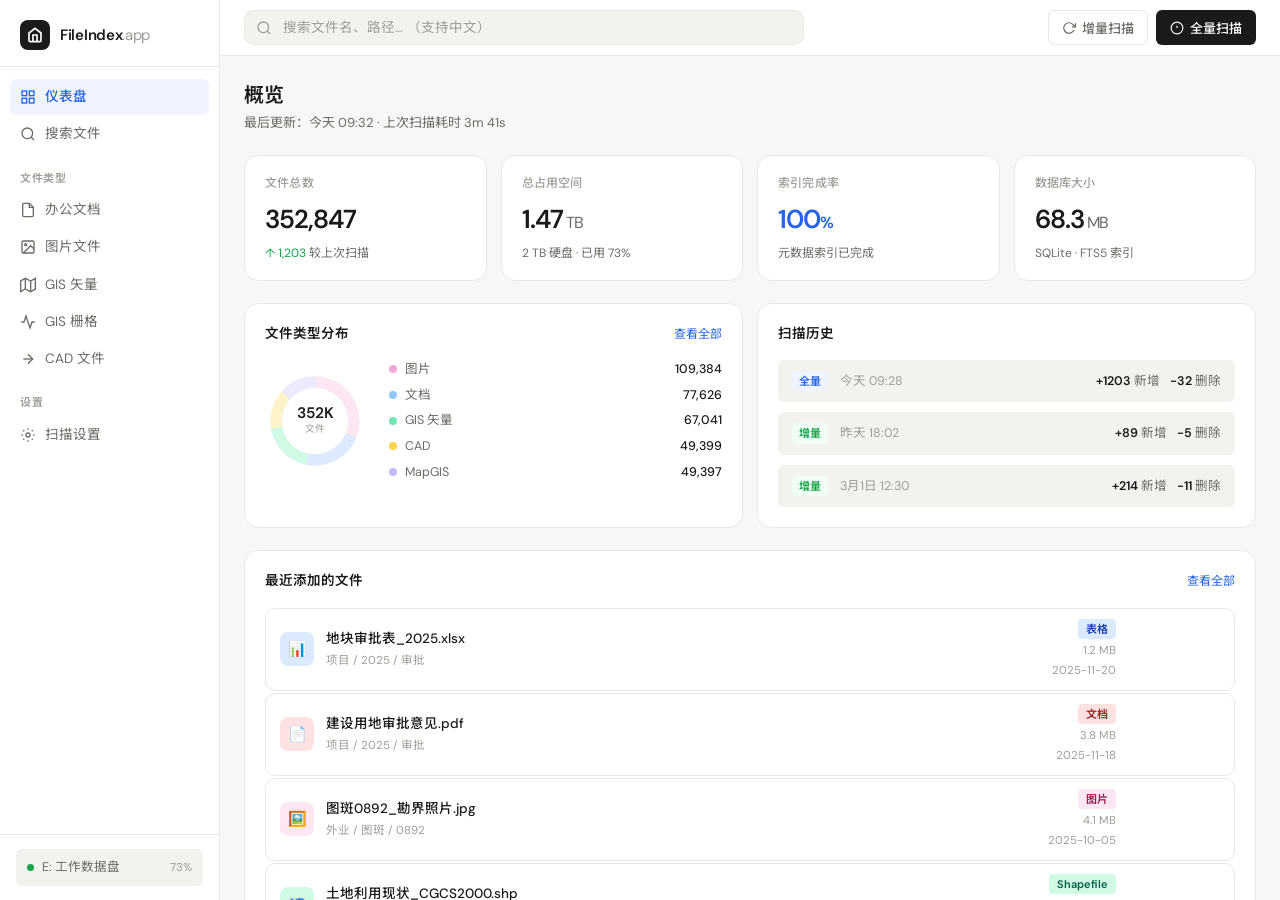
<file: UI-DESIGN/file-manager-ui.html>
<!DOCTYPE html>
<html lang="zh-CN">
<head>
<meta charset="UTF-8">
<meta name="viewport" content="width=device-width, initial-scale=1.0">
<title>FileIndex — 本地文件智能管理</title>
<link rel="preconnect" href="https://fonts.googleapis.com">
<link href="https://fonts.googleapis.com/css2?family=Noto+Sans+SC:wght@300;400;500;600&family=DM+Sans:wght@300;400;500;600&display=swap" rel="stylesheet">
<style>
  :root {
    --bg: #f7f7f5;
    --surface: #ffffff;
    --surface-2: #f2f2ef;
    --border: #e8e8e4;
    --border-hover: #d0d0ca;
    --text-primary: #1a1a18;
    --text-secondary: #6b6b66;
    --text-tertiary: #9e9e98;
    --accent: #2563eb;
    --accent-light: #eff4ff;
    --accent-hover: #1d4ed8;
    --green: #16a34a;
    --green-light: #f0fdf4;
    --amber: #d97706;
    --amber-light: #fffbeb;
    --red: #dc2626;
    --tag-doc: #dbeafe;
    --tag-doc-text: #1e40af;
    --tag-img: #fce7f3;
    --tag-img-text: #9d174d;
    --tag-gis: #d1fae5;
    --tag-gis-text: #065f46;
    --tag-cad: #fef3c7;
    --tag-cad-text: #92400e;
    --tag-mapgis: #ede9fe;
    --tag-mapgis-text: #5b21b6;
    --radius-sm: 6px;
    --radius: 10px;
    --radius-lg: 14px;
    --shadow-sm: 0 1px 3px rgba(0,0,0,0.06), 0 1px 2px rgba(0,0,0,0.04);
    --shadow: 0 4px 12px rgba(0,0,0,0.06), 0 1px 3px rgba(0,0,0,0.04);
    --shadow-lg: 0 12px 32px rgba(0,0,0,0.10), 0 2px 8px rgba(0,0,0,0.06);
    --font-sans: 'DM Sans', 'Noto Sans SC', system-ui, sans-serif;
  }

  * { box-sizing: border-box; margin: 0; padding: 0; }

  body {
    font-family: var(--font-sans);
    background: var(--bg);
    color: var(--text-primary);
    min-height: 100vh;
    font-size: 14px;
    line-height: 1.5;
  }

  /* ── LAYOUT ── */
  .app { display: flex; height: 100vh; overflow: hidden; }

  /* ── SIDEBAR ── */
  .sidebar {
    width: 220px;
    flex-shrink: 0;
    background: var(--surface);
    border-right: 1px solid var(--border);
    display: flex;
    flex-direction: column;
    padding: 0;
  }

  .logo {
    padding: 20px 20px 16px;
    border-bottom: 1px solid var(--border);
    display: flex;
    align-items: center;
    gap: 10px;
  }
  .logo-icon {
    width: 30px; height: 30px;
    background: var(--text-primary);
    border-radius: 8px;
    display: flex; align-items: center; justify-content: center;
  }
  .logo-icon svg { color: white; }
  .logo-name { font-size: 15px; font-weight: 600; letter-spacing: -0.3px; color: var(--text-primary); }
  .logo-name span { color: var(--text-tertiary); font-weight: 400; }

  .nav { padding: 12px 10px; flex: 1; }
  .nav-item {
    display: flex; align-items: center; gap: 9px;
    padding: 8px 10px;
    border-radius: var(--radius-sm);
    cursor: pointer;
    color: var(--text-secondary);
    font-size: 13.5px;
    font-weight: 400;
    transition: all 0.15s;
    margin-bottom: 1px;
    user-select: none;
  }
  .nav-item:hover { background: var(--surface-2); color: var(--text-primary); }
  .nav-item.active { background: var(--accent-light); color: var(--accent); font-weight: 500; }
  .nav-item svg { width: 16px; height: 16px; flex-shrink: 0; }

  .nav-section {
    font-size: 11px;
    font-weight: 600;
    letter-spacing: 0.06em;
    text-transform: uppercase;
    color: var(--text-tertiary);
    padding: 16px 10px 6px;
  }

  .sidebar-footer {
    padding: 14px 16px;
    border-top: 1px solid var(--border);
  }
  .disk-status {
    display: flex; align-items: center; gap: 8px;
    padding: 9px 11px;
    background: var(--surface-2);
    border-radius: var(--radius-sm);
    font-size: 12.5px;
  }
  .disk-dot { width: 7px; height: 7px; border-radius: 50%; background: var(--green); flex-shrink: 0; }
  .disk-dot.offline { background: var(--red); }
  .disk-name { flex: 1; color: var(--text-secondary); }
  .disk-capacity { color: var(--text-tertiary); font-size: 11.5px; }

  /* ── MAIN ── */
  .main { flex: 1; display: flex; flex-direction: column; overflow: hidden; }

  /* ── TOPBAR ── */
  .topbar {
    background: var(--surface);
    border-bottom: 1px solid var(--border);
    padding: 0 24px;
    height: 56px;
    display: flex;
    align-items: center;
    gap: 12px;
    flex-shrink: 0;
  }
  .search-wrap {
    flex: 1;
    max-width: 560px;
    position: relative;
  }
  .search-wrap svg {
    position: absolute; left: 12px; top: 50%; transform: translateY(-50%);
    width: 16px; height: 16px; color: var(--text-tertiary);
    pointer-events: none;
  }
  .search-input {
    width: 100%;
    padding: 8px 14px 8px 38px;
    background: var(--surface-2);
    border: 1px solid var(--border);
    border-radius: var(--radius);
    font-family: var(--font-sans);
    font-size: 13.5px;
    color: var(--text-primary);
    outline: none;
    transition: all 0.15s;
  }
  .search-input::placeholder { color: var(--text-tertiary); }
  .search-input:focus { border-color: var(--accent); background: var(--surface); box-shadow: 0 0 0 3px rgba(37,99,235,0.08); }

  .topbar-actions { display: flex; align-items: center; gap: 8px; margin-left: auto; }
  .btn {
    display: inline-flex; align-items: center; gap: 6px;
    padding: 7px 13px;
    border-radius: var(--radius-sm);
    font-family: var(--font-sans);
    font-size: 13px;
    font-weight: 500;
    cursor: pointer;
    border: 1px solid transparent;
    transition: all 0.15s;
  }
  .btn svg { width: 14px; height: 14px; }
  .btn-ghost { background: transparent; color: var(--text-secondary); border-color: var(--border); }
  .btn-ghost:hover { background: var(--surface-2); color: var(--text-primary); }
  .btn-primary { background: var(--text-primary); color: white; }
  .btn-primary:hover { background: #333330; }
  .badge {
    display: inline-flex; align-items: center; justify-content: center;
    width: 18px; height: 18px; border-radius: 50%;
    background: var(--accent); color: white;
    font-size: 10px; font-weight: 600;
  }

  /* ── CONTENT ── */
  .content { flex: 1; overflow-y: auto; padding: 24px; }

  /* ── VIEWS ── */
  .view { display: none; }
  .view.active { display: block; }

  /* ── DASHBOARD ── */
  .page-header { margin-bottom: 22px; }
  .page-title { font-size: 20px; font-weight: 600; letter-spacing: -0.4px; color: var(--text-primary); }
  .page-subtitle { font-size: 13px; color: var(--text-secondary); margin-top: 3px; }

  .stats-grid {
    display: grid;
    grid-template-columns: repeat(4, 1fr);
    gap: 14px;
    margin-bottom: 22px;
  }
  .stat-card {
    background: var(--surface);
    border: 1px solid var(--border);
    border-radius: var(--radius-lg);
    padding: 18px 20px;
    transition: all 0.15s;
  }
  .stat-card:hover { box-shadow: var(--shadow); border-color: var(--border-hover); }
  .stat-label { font-size: 12px; color: var(--text-tertiary); font-weight: 500; letter-spacing: 0.02em; margin-bottom: 8px; }
  .stat-value { font-size: 26px; font-weight: 600; letter-spacing: -1px; color: var(--text-primary); }
  .stat-value.accent { color: var(--accent); }
  .stat-meta { font-size: 12px; color: var(--text-secondary); margin-top: 5px; }
  .stat-meta .up { color: var(--green); }
  .stat-meta .down { color: var(--red); }

  .dashboard-row {
    display: grid;
    grid-template-columns: 1fr 1fr;
    gap: 14px;
    margin-bottom: 22px;
  }

  .card {
    background: var(--surface);
    border: 1px solid var(--border);
    border-radius: var(--radius-lg);
    padding: 20px;
  }
  .card-title {
    font-size: 13.5px;
    font-weight: 600;
    color: var(--text-primary);
    margin-bottom: 16px;
    display: flex;
    align-items: center;
    justify-content: space-between;
  }
  .card-title-action { font-size: 12px; font-weight: 400; color: var(--accent); cursor: pointer; }

  /* donut chart */
  .donut-wrap { display: flex; align-items: center; gap: 24px; }
  .donut-svg { width: 100px; height: 100px; flex-shrink: 0; }
  .donut-legend { flex: 1; display: flex; flex-direction: column; gap: 7px; }
  .legend-item { display: flex; align-items: center; gap: 8px; font-size: 12.5px; }
  .legend-dot { width: 8px; height: 8px; border-radius: 50%; flex-shrink: 0; }
  .legend-name { flex: 1; color: var(--text-secondary); }
  .legend-count { font-weight: 500; color: var(--text-primary); }

  /* scan log */
  .scan-log { display: flex; flex-direction: column; gap: 10px; }
  .scan-entry {
    display: flex; align-items: center; gap: 12px;
    padding: 11px 14px;
    background: var(--surface-2);
    border-radius: var(--radius-sm);
    font-size: 12.5px;
  }
  .scan-type {
    padding: 2px 7px;
    border-radius: 4px;
    font-size: 11px;
    font-weight: 600;
  }
  .scan-type.full { background: var(--accent-light); color: var(--accent); }
  .scan-type.inc { background: var(--green-light); color: var(--green); }
  .scan-time { color: var(--text-tertiary); flex: 1; }
  .scan-stats { display: flex; gap: 10px; }
  .scan-stat { color: var(--text-secondary); }
  .scan-stat .n { font-weight: 600; color: var(--text-primary); }

  .scan-progress-card {
    background: var(--surface);
    border: 1px solid var(--border);
    border-radius: var(--radius-lg);
    padding: 20px;
    margin-bottom: 14px;
  }
  .progress-header { display: flex; align-items: center; justify-content: space-between; margin-bottom: 12px; }
  .progress-label { font-size: 13.5px; font-weight: 600; }
  .progress-pct { font-size: 13px; font-weight: 600; color: var(--accent); }
  .progress-bar-bg {
    height: 6px;
    background: var(--surface-2);
    border-radius: 99px;
    overflow: hidden;
    margin-bottom: 10px;
  }
  .progress-bar-fill {
    height: 100%;
    background: var(--accent);
    border-radius: 99px;
    width: 67%;
    transition: width 0.5s ease;
  }
  .progress-meta { font-size: 12px; color: var(--text-secondary); }

  /* ── SEARCH VIEW ── */
  .filter-bar {
    display: flex; align-items: center; gap: 8px;
    margin-bottom: 18px;
    flex-wrap: wrap;
  }
  .filter-label { font-size: 12.5px; color: var(--text-tertiary); margin-right: 2px; }
  .tag {
    display: inline-flex; align-items: center; gap: 5px;
    padding: 5px 11px;
    border-radius: 99px;
    font-size: 12.5px;
    font-weight: 500;
    cursor: pointer;
    border: 1px solid var(--border);
    color: var(--text-secondary);
    background: var(--surface);
    transition: all 0.15s;
    user-select: none;
  }
  .tag:hover { border-color: var(--border-hover); color: var(--text-primary); }
  .tag.active { background: var(--text-primary); color: white; border-color: var(--text-primary); }
  .tag.doc-active { background: var(--tag-doc); color: var(--tag-doc-text); border-color: transparent; }
  .tag.img-active { background: var(--tag-img); color: var(--tag-img-text); border-color: transparent; }
  .tag.gis-active { background: var(--tag-gis); color: var(--tag-gis-text); border-color: transparent; }
  .tag.cad-active { background: var(--tag-cad); color: var(--tag-cad-text); border-color: transparent; }

  .results-header {
    display: flex; align-items: center; justify-content: space-between;
    margin-bottom: 12px;
  }
  .results-count { font-size: 13px; color: var(--text-secondary); }
  .results-count strong { color: var(--text-primary); font-weight: 600; }
  .sort-wrap { display: flex; align-items: center; gap: 6px; font-size: 12.5px; color: var(--text-secondary); }
  .sort-select {
    background: var(--surface);
    border: 1px solid var(--border);
    border-radius: var(--radius-sm);
    padding: 4px 8px;
    font-family: var(--font-sans);
    font-size: 12.5px;
    color: var(--text-primary);
    cursor: pointer;
    outline: none;
  }

  .file-list { display: flex; flex-direction: column; gap: 2px; }
  .file-row {
    display: flex; align-items: center;
    padding: 10px 14px;
    background: var(--surface);
    border: 1px solid var(--border);
    border-radius: var(--radius);
    cursor: pointer;
    transition: all 0.12s;
    gap: 12px;
  }
  .file-row:hover { box-shadow: var(--shadow-sm); border-color: var(--border-hover); background: #fdfdfb; }
  .file-row:hover .file-actions { opacity: 1; }

  .file-icon {
    width: 34px; height: 34px;
    border-radius: 8px;
    display: flex; align-items: center; justify-content: center;
    flex-shrink: 0;
    font-size: 15px;
  }
  .file-icon.doc { background: var(--tag-doc); }
  .file-icon.img { background: var(--tag-img); }
  .file-icon.gis { background: var(--tag-gis); }
  .file-icon.cad { background: var(--tag-cad); }
  .file-icon.mapgis { background: var(--tag-mapgis); }
  .file-icon.pdf { background: #fee2e2; }
  .file-icon.shp { background: #d1fae5; }

  .file-info { flex: 1; min-width: 0; }
  .file-name {
    font-size: 13.5px;
    font-weight: 500;
    color: var(--text-primary);
    white-space: nowrap; overflow: hidden; text-overflow: ellipsis;
    margin-bottom: 2px;
  }
  .file-name mark { background: #fef08a; color: inherit; border-radius: 2px; padding: 0 1px; }
  .file-path {
    font-size: 11.5px;
    color: var(--text-tertiary);
    white-space: nowrap; overflow: hidden; text-overflow: ellipsis;
  }

  .file-meta { display: flex; flex-direction: column; align-items: flex-end; gap: 3px; flex-shrink: 0; }
  .file-type-badge {
    padding: 2px 8px;
    border-radius: 4px;
    font-size: 11px;
    font-weight: 600;
  }
  .file-size { font-size: 11.5px; color: var(--text-tertiary); }
  .file-date { font-size: 11.5px; color: var(--text-tertiary); }

  .file-actions {
    display: flex; align-items: center; gap: 4px;
    opacity: 0;
    transition: opacity 0.12s;
    flex-shrink: 0;
  }
  .action-btn {
    width: 28px; height: 28px;
    border-radius: var(--radius-sm);
    border: 1px solid var(--border);
    background: var(--surface);
    display: flex; align-items: center; justify-content: center;
    cursor: pointer;
    transition: all 0.12s;
    color: var(--text-secondary);
  }
  .action-btn:hover { background: var(--surface-2); color: var(--text-primary); border-color: var(--border-hover); }
  .action-btn svg { width: 13px; height: 13px; }

  .pagination {
    display: flex; align-items: center; justify-content: center; gap: 6px;
    margin-top: 22px;
  }
  .page-btn {
    width: 32px; height: 32px;
    border-radius: var(--radius-sm);
    border: 1px solid var(--border);
    background: var(--surface);
    display: flex; align-items: center; justify-content: center;
    cursor: pointer;
    font-size: 13px;
    font-weight: 500;
    color: var(--text-secondary);
    transition: all 0.12s;
  }
  .page-btn:hover { background: var(--surface-2); color: var(--text-primary); }
  .page-btn.active { background: var(--text-primary); color: white; border-color: var(--text-primary); }
  .page-btn svg { width: 14px; height: 14px; }

  /* shapefile group */
  .shp-group {
    background: var(--surface);
    border: 1px solid var(--border);
    border-radius: var(--radius);
    overflow: hidden;
    margin-bottom: 2px;
  }
  .shp-group .file-row { border: none; border-radius: 0; border-bottom: 1px solid var(--border); }
  .shp-group .file-row:last-child { border-bottom: none; }
  .shp-group-header {
    padding: 7px 14px;
    background: var(--surface-2);
    font-size: 11.5px;
    color: var(--text-secondary);
    display: flex; align-items: center; gap: 6px;
  }
  .shp-chip {
    background: var(--tag-gis); color: var(--tag-gis-text);
    padding: 1px 6px; border-radius: 3px; font-size: 10.5px; font-weight: 600;
  }

  /* ── MODAL ── */
  .modal-overlay {
    position: fixed; inset: 0;
    background: rgba(0,0,0,0.35);
    backdrop-filter: blur(4px);
    display: flex; align-items: center; justify-content: center;
    z-index: 100;
    opacity: 0; pointer-events: none;
    transition: opacity 0.2s;
  }
  .modal-overlay.open { opacity: 1; pointer-events: all; }
  .modal {
    background: var(--surface);
    border-radius: var(--radius-lg);
    width: 560px;
    max-height: 85vh;
    overflow: hidden;
    display: flex; flex-direction: column;
    box-shadow: var(--shadow-lg);
    transform: scale(0.96) translateY(8px);
    transition: transform 0.2s;
  }
  .modal-overlay.open .modal { transform: scale(1) translateY(0); }
  .modal-header {
    padding: 20px 22px 16px;
    border-bottom: 1px solid var(--border);
    display: flex; align-items: flex-start; gap: 14px;
  }
  .modal-icon { width: 40px; height: 40px; border-radius: 10px; display: flex; align-items: center; justify-content: center; font-size: 18px; flex-shrink: 0; }
  .modal-title-wrap { flex: 1; min-width: 0; }
  .modal-title { font-size: 15px; font-weight: 600; color: var(--text-primary); margin-bottom: 3px; white-space: nowrap; overflow: hidden; text-overflow: ellipsis; }
  .modal-subtitle { font-size: 12px; color: var(--text-tertiary); }
  .modal-close {
    width: 28px; height: 28px; border-radius: var(--radius-sm);
    background: transparent; border: none; cursor: pointer;
    display: flex; align-items: center; justify-content: center;
    color: var(--text-tertiary); transition: all 0.12s;
  }
  .modal-close:hover { background: var(--surface-2); color: var(--text-primary); }
  .modal-close svg { width: 16px; height: 16px; }

  .modal-body { padding: 18px 22px; overflow-y: auto; flex: 1; }
  .preview-image {
    width: 100%; border-radius: var(--radius);
    background: var(--surface-2);
    aspect-ratio: 16/9;
    display: flex; align-items: center; justify-content: center;
    margin-bottom: 18px;
    color: var(--text-tertiary);
    font-size: 13px;
    overflow: hidden;
  }
  .preview-image img { width: 100%; height: 100%; object-fit: cover; border-radius: var(--radius); }

  .meta-grid {
    display: grid; grid-template-columns: 1fr 1fr; gap: 12px;
    margin-bottom: 16px;
  }
  .meta-item {}
  .meta-key { font-size: 11.5px; color: var(--text-tertiary); margin-bottom: 3px; font-weight: 500; }
  .meta-val { font-size: 13px; color: var(--text-primary); word-break: break-all; }

  .path-copy {
    background: var(--surface-2);
    border: 1px solid var(--border);
    border-radius: var(--radius-sm);
    padding: 9px 12px;
    font-size: 12px;
    color: var(--text-secondary);
    font-family: 'Courier New', monospace;
    word-break: break-all;
    cursor: pointer;
    transition: all 0.12s;
    position: relative;
  }
  .path-copy:hover { border-color: var(--border-hover); }
  .path-copy:hover::after {
    content: '点击复制';
    position: absolute; right: 8px; top: 50%; transform: translateY(-50%);
    font-size: 11px; color: var(--accent);
    font-family: var(--font-sans);
  }

  .modal-footer {
    padding: 14px 22px;
    border-top: 1px solid var(--border);
    display: flex; gap: 8px;
  }
  .modal-footer .btn { flex: 1; justify-content: center; }

  /* ── EMPTY STATE ── */
  .empty {
    display: flex; flex-direction: column; align-items: center;
    padding: 60px 20px; text-align: center;
    color: var(--text-tertiary);
  }
  .empty svg { width: 40px; height: 40px; margin-bottom: 12px; opacity: 0.4; }
  .empty-title { font-size: 15px; font-weight: 500; color: var(--text-secondary); margin-bottom: 6px; }
  .empty-desc { font-size: 13px; }

  /* ── SCROLLBAR ── */
  ::-webkit-scrollbar { width: 5px; height: 5px; }
  ::-webkit-scrollbar-track { background: transparent; }
  ::-webkit-scrollbar-thumb { background: var(--border); border-radius: 99px; }
  ::-webkit-scrollbar-thumb:hover { background: var(--border-hover); }

  /* toast */
  .toast {
    position: fixed; bottom: 24px; left: 50%; transform: translateX(-50%) translateY(20px);
    background: var(--text-primary); color: white;
    padding: 10px 18px; border-radius: var(--radius); font-size: 13px;
    box-shadow: var(--shadow-lg); opacity: 0; transition: all 0.25s; pointer-events: none; z-index: 200;
  }
  .toast.show { opacity: 1; transform: translateX(-50%) translateY(0); }
</style>
</head>
<body>

<div class="app">
  <!-- SIDEBAR -->
  <aside class="sidebar">
    <div class="logo">
      <div class="logo-icon">
        <svg width="16" height="16" viewBox="0 0 24 24" fill="none" stroke="currentColor" stroke-width="2.5">
          <path d="M3 9l9-7 9 7v11a2 2 0 01-2 2H5a2 2 0 01-2-2z"/>
          <polyline points="9 22 9 12 15 12 15 22"/>
        </svg>
      </div>
      <div class="logo-name">FileIndex<span>.app</span></div>
    </div>
    <nav class="nav">
      <div class="nav-item active" onclick="switchView('dashboard', this)">
        <svg viewBox="0 0 24 24" fill="none" stroke="currentColor" stroke-width="2"><rect x="3" y="3" width="7" height="7"/><rect x="14" y="3" width="7" height="7"/><rect x="14" y="14" width="7" height="7"/><rect x="3" y="14" width="7" height="7"/></svg>
        仪表盘
      </div>
      <div class="nav-item" onclick="switchView('search', this)">
        <svg viewBox="0 0 24 24" fill="none" stroke="currentColor" stroke-width="2"><circle cx="11" cy="11" r="8"/><line x1="21" y1="21" x2="16.65" y2="16.65"/></svg>
        搜索文件
      </div>

      <div class="nav-section">文件类型</div>
      <div class="nav-item" onclick="switchView('search', this); filterByType('document')">
        <svg viewBox="0 0 24 24" fill="none" stroke="currentColor" stroke-width="2"><path d="M14 2H6a2 2 0 00-2 2v16a2 2 0 002 2h12a2 2 0 002-2V8z"/><polyline points="14 2 14 8 20 8"/></svg>
        办公文档
      </div>
      <div class="nav-item" onclick="switchView('search', this)">
        <svg viewBox="0 0 24 24" fill="none" stroke="currentColor" stroke-width="2"><rect x="3" y="3" width="18" height="18" rx="2"/><circle cx="8.5" cy="8.5" r="1.5"/><polyline points="21 15 16 10 5 21"/></svg>
        图片文件
      </div>
      <div class="nav-item" onclick="switchView('search', this)">
        <svg viewBox="0 0 24 24" fill="none" stroke="currentColor" stroke-width="2"><polygon points="1 6 1 22 8 18 16 22 23 18 23 2 16 6 8 2 1 6"/><line x1="8" y1="2" x2="8" y2="18"/><line x1="16" y1="6" x2="16" y2="22"/></svg>
        GIS 矢量
      </div>
      <div class="nav-item" onclick="switchView('search', this)">
        <svg viewBox="0 0 24 24" fill="none" stroke="currentColor" stroke-width="2"><polyline points="22 12 18 12 15 21 9 3 6 12 2 12"/></svg>
        GIS 栅格
      </div>
      <div class="nav-item" onclick="switchView('search', this)">
        <svg viewBox="0 0 24 24" fill="none" stroke="currentColor" stroke-width="2"><line x1="5" y1="12" x2="19" y2="12"/><polyline points="12 5 19 12 12 19"/></svg>
        CAD 文件
      </div>

      <div class="nav-section">设置</div>
      <div class="nav-item">
        <svg viewBox="0 0 24 24" fill="none" stroke="currentColor" stroke-width="2"><circle cx="12" cy="12" r="3"/><path d="M19.07 4.93l-1.41 1.41M4.93 4.93l1.41 1.41M12 2v2M12 20v2M4.93 19.07l1.41-1.41M19.07 19.07l-1.41-1.41M2 12h2M20 12h2"/></svg>
        扫描设置
      </div>
    </nav>
    <div class="sidebar-footer">
      <div class="disk-status">
        <div class="disk-dot"></div>
        <span class="disk-name">E: 工作数据盘</span>
        <span class="disk-capacity">73%</span>
      </div>
    </div>
  </aside>

  <!-- MAIN -->
  <main class="main">
    <!-- TOPBAR -->
    <div class="topbar">
      <div class="search-wrap">
        <svg viewBox="0 0 24 24" fill="none" stroke="currentColor" stroke-width="2"><circle cx="11" cy="11" r="8"/><line x1="21" y1="21" x2="16.65" y2="16.65"/></svg>
        <input class="search-input" type="text" placeholder="搜索文件名、路径… （支持中文）" id="searchInput" oninput="handleSearch(this.value)" onkeydown="if(event.key==='Enter'){switchView('search')}">
      </div>
      <div class="topbar-actions">
        <button class="btn btn-ghost" onclick="simulateScan()">
          <svg viewBox="0 0 24 24" fill="none" stroke="currentColor" stroke-width="2"><polyline points="23 4 23 10 17 10"/><path d="M20.49 15a9 9 0 11-2.12-9.36L23 10"/></svg>
          增量扫描
        </button>
        <button class="btn btn-primary" onclick="switchView('scan')">
          <svg viewBox="0 0 24 24" fill="none" stroke="currentColor" stroke-width="2"><circle cx="12" cy="12" r="10"/><line x1="12" y1="8" x2="12" y2="12"/><line x1="12" y1="16" x2="12.01" y2="16"/></svg>
          全量扫描
        </button>
      </div>
    </div>

    <!-- CONTENT -->
    <div class="content">

      <!-- ── DASHBOARD VIEW ── -->
      <div class="view active" id="view-dashboard">
        <div class="page-header">
          <div class="page-title">概览</div>
          <div class="page-subtitle">最后更新：今天 09:32 · 上次扫描耗时 3m 41s</div>
        </div>

        <div class="stats-grid">
          <div class="stat-card">
            <div class="stat-label">文件总数</div>
            <div class="stat-value">352,847</div>
            <div class="stat-meta"><span class="up">↑ 1,203</span> 较上次扫描</div>
          </div>
          <div class="stat-card">
            <div class="stat-label">总占用空间</div>
            <div class="stat-value">1.47<span style="font-size:16px;font-weight:400;color:var(--text-secondary)"> TB</span></div>
            <div class="stat-meta">2 TB 硬盘 · 已用 73%</div>
          </div>
          <div class="stat-card">
            <div class="stat-label">索引完成率</div>
            <div class="stat-value accent">100<span style="font-size:16px">%</span></div>
            <div class="stat-meta">元数据索引已完成</div>
          </div>
          <div class="stat-card">
            <div class="stat-label">数据库大小</div>
            <div class="stat-value">68.3<span style="font-size:16px;font-weight:400;color:var(--text-secondary)"> MB</span></div>
            <div class="stat-meta">SQLite · FTS5 索引</div>
          </div>
        </div>

        <div class="dashboard-row">
          <div class="card">
            <div class="card-title">文件类型分布 <span class="card-title-action">查看全部</span></div>
            <div class="donut-wrap">
              <svg class="donut-svg" viewBox="0 0 36 36">
                <circle cx="18" cy="18" r="14" fill="none" stroke="#e8e8e4" stroke-width="4"/>
                <!-- segments: img 31%, doc 22%, gis 19%, cad 14%, other 14% -->
                <circle cx="18" cy="18" r="14" fill="none" stroke="#fce7f3" stroke-width="4"
                  stroke-dasharray="27.3 60.7" stroke-dashoffset="0" transform="rotate(-90 18 18)"/>
                <circle cx="18" cy="18" r="14" fill="none" stroke="#dbeafe" stroke-width="4"
                  stroke-dasharray="19.4 68.6" stroke-dashoffset="-27.3" transform="rotate(-90 18 18)"/>
                <circle cx="18" cy="18" r="14" fill="none" stroke="#d1fae5" stroke-width="4"
                  stroke-dasharray="16.8 71.2" stroke-dashoffset="-46.7" transform="rotate(-90 18 18)"/>
                <circle cx="18" cy="18" r="14" fill="none" stroke="#fef3c7" stroke-width="4"
                  stroke-dasharray="12.4 75.6" stroke-dashoffset="-63.5" transform="rotate(-90 18 18)"/>
                <circle cx="18" cy="18" r="14" fill="none" stroke="#ede9fe" stroke-width="4"
                  stroke-dasharray="12.4 75.6" stroke-dashoffset="-75.9" transform="rotate(-90 18 18)"/>
                <text x="18" y="17" text-anchor="middle" font-size="5.5" font-weight="600" fill="#1a1a18">352K</text>
                <text x="18" y="22" text-anchor="middle" font-size="3.5" fill="#9e9e98">文件</text>
              </svg>
              <div class="donut-legend">
                <div class="legend-item"><div class="legend-dot" style="background:#f9a8d4"></div><span class="legend-name">图片</span><span class="legend-count">109,384</span></div>
                <div class="legend-item"><div class="legend-dot" style="background:#93c5fd"></div><span class="legend-name">文档</span><span class="legend-count">77,626</span></div>
                <div class="legend-item"><div class="legend-dot" style="background:#6ee7b7"></div><span class="legend-name">GIS 矢量</span><span class="legend-count">67,041</span></div>
                <div class="legend-item"><div class="legend-dot" style="background:#fcd34d"></div><span class="legend-name">CAD</span><span class="legend-count">49,399</span></div>
                <div class="legend-item"><div class="legend-dot" style="background:#c4b5fd"></div><span class="legend-name">MapGIS</span><span class="legend-count">49,397</span></div>
              </div>
            </div>
          </div>

          <div class="card">
            <div class="card-title">扫描历史</div>
            <div class="scan-log">
              <div class="scan-entry">
                <span class="scan-type full">全量</span>
                <span class="scan-time">今天 09:28</span>
                <div class="scan-stats">
                  <span class="scan-stat"><span class="n">+1203</span> 新增</span>
                  <span class="scan-stat"><span class="n">-32</span> 删除</span>
                </div>
              </div>
              <div class="scan-entry">
                <span class="scan-type inc">增量</span>
                <span class="scan-time">昨天 18:02</span>
                <div class="scan-stats">
                  <span class="scan-stat"><span class="n">+89</span> 新增</span>
                  <span class="scan-stat"><span class="n">-5</span> 删除</span>
                </div>
              </div>
              <div class="scan-entry">
                <span class="scan-type inc">增量</span>
                <span class="scan-time">3月1日 12:30</span>
                <div class="scan-stats">
                  <span class="scan-stat"><span class="n">+214</span> 新增</span>
                  <span class="scan-stat"><span class="n">-11</span> 删除</span>
                </div>
              </div>
            </div>
          </div>
        </div>

        <div class="card">
          <div class="card-title">最近添加的文件 <span class="card-title-action">查看全部</span></div>
          <div class="file-list" id="recentFiles"></div>
        </div>
      </div>

      <!-- ── SEARCH VIEW ── -->
      <div class="view" id="view-search">
        <div class="page-header">
          <div class="page-title" id="searchTitle">搜索文件</div>
        </div>

        <div class="filter-bar">
          <span class="filter-label">类型：</span>
          <div class="tag active" onclick="setFilter('all', this)">全部</div>
          <div class="tag" onclick="setFilter('document', this)">📄 文档</div>
          <div class="tag" onclick="setFilter('spreadsheet', this)">📊 表格</div>
          <div class="tag" onclick="setFilter('image', this)">🖼️ 图片</div>
          <div class="tag" onclick="setFilter('gis_vector', this)">🗺️ GIS 矢量</div>
          <div class="tag" onclick="setFilter('gis_raster', this)">🛰️ GIS 栅格</div>
          <div class="tag" onclick="setFilter('mapgis', this)">📐 MapGIS</div>
          <div class="tag" onclick="setFilter('cad', this)">📏 CAD</div>
          <div class="tag" onclick="setFilter('fme', this)">⚙️ FME</div>
          <div class="tag" onclick="setFilter('survey', this)">📡 测量</div>
        </div>

        <div class="results-header">
          <div class="results-count">找到 <strong id="resultsCount">18</strong> 个结果</div>
          <div class="sort-wrap">
            排序：
            <select class="sort-select">
              <option>相关度</option>
              <option>修改时间</option>
              <option>文件名</option>
              <option>文件大小</option>
            </select>
          </div>
        </div>

        <div class="file-list" id="fileList"></div>

        <div class="pagination">
          <div class="page-btn">
            <svg viewBox="0 0 24 24" fill="none" stroke="currentColor" stroke-width="2"><polyline points="15 18 9 12 15 6"/></svg>
          </div>
          <div class="page-btn active">1</div>
          <div class="page-btn">2</div>
          <div class="page-btn">3</div>
          <div class="page-btn">…</div>
          <div class="page-btn">9</div>
          <div class="page-btn">
            <svg viewBox="0 0 24 24" fill="none" stroke="currentColor" stroke-width="2"><polyline points="9 18 15 12 9 6"/></svg>
          </div>
        </div>
      </div>

    </div>
  </main>
</div>

<!-- PREVIEW MODAL -->
<div class="modal-overlay" id="previewModal" onclick="closeModal(event)">
  <div class="modal">
    <div class="modal-header">
      <div class="modal-icon" id="modalIcon">📄</div>
      <div class="modal-title-wrap">
        <div class="modal-title" id="modalTitle">文件名.pdf</div>
        <div class="modal-subtitle" id="modalSubtitle">document · 2.3 MB</div>
      </div>
      <button class="modal-close" onclick="document.getElementById('previewModal').classList.remove('open')">
        <svg viewBox="0 0 24 24" fill="none" stroke="currentColor" stroke-width="2"><line x1="18" y1="6" x2="6" y2="18"/><line x1="6" y1="6" x2="18" y2="18"/></svg>
      </button>
    </div>
    <div class="modal-body">
      <div class="preview-image" id="modalPreview">
        <span>📄 预览暂不支持此格式，请直接打开文件</span>
      </div>
      <div class="meta-grid">
        <div class="meta-item"><div class="meta-key">文件大小</div><div class="meta-val" id="m-size">—</div></div>
        <div class="meta-item"><div class="meta-key">文件类型</div><div class="meta-val" id="m-type">—</div></div>
        <div class="meta-item"><div class="meta-key">修改时间</div><div class="meta-val" id="m-date">—</div></div>
        <div class="meta-item"><div class="meta-key">目录层级</div><div class="meta-val" id="m-depth">—</div></div>
      </div>
      <div class="meta-key" style="margin-bottom:6px">完整路径</div>
      <div class="path-copy" id="m-path" onclick="copyPath(this)">E:\工作文件\项目\2025\地块审批.pdf</div>
    </div>
    <div class="modal-footer">
      <button class="btn btn-primary" onclick="showToast('正在用系统程序打开…')">
        <svg viewBox="0 0 24 24" fill="none" stroke="currentColor" stroke-width="2" style="width:14px;height:14px"><path d="M18 13v6a2 2 0 01-2 2H5a2 2 0 01-2-2V8a2 2 0 012-2h6"/><polyline points="15 3 21 3 21 9"/><line x1="10" y1="14" x2="21" y2="3"/></svg>
        打开文件
      </button>
      <button class="btn btn-ghost" onclick="showToast('已在资源管理器中定位文件')">
        <svg viewBox="0 0 24 24" fill="none" stroke="currentColor" stroke-width="2" style="width:14px;height:14px"><path d="M22 19a2 2 0 01-2 2H4a2 2 0 01-2-2V5a2 2 0 012-2h5l2 3h9a2 2 0 012 2z"/></svg>
        打开目录
      </button>
      <button class="btn btn-ghost" onclick="copyPath(document.getElementById('m-path'))">
        <svg viewBox="0 0 24 24" fill="none" stroke="currentColor" stroke-width="2" style="width:14px;height:14px"><rect x="9" y="9" width="13" height="13" rx="2" ry="2"/><path d="M5 15H4a2 2 0 01-2-2V4a2 2 0 012-2h9a2 2 0 012 2v1"/></svg>
        复制路径
      </button>
    </div>
  </div>
</div>

<!-- TOAST -->
<div class="toast" id="toast"></div>

<script>
// ── DATA ──
const FILES = [
  { id:1, name:'地块审批表_2025.xlsx', ext:'.xlsx', type:'spreadsheet', icon:'📊', iconClass:'doc', size:'1.2 MB', date:'2025-11-20', depth:5, path:'E:\\项目\\2025\\审批\\地块审批表_2025.xlsx', dir:'项目 / 2025 / 审批', badge:'表格', badgeColor:'#dbeafe', badgeText:'#1e40af' },
  { id:2, name:'建设用地审批意见.pdf', ext:'.pdf', type:'document', icon:'📄', iconClass:'pdf', size:'3.8 MB', date:'2025-11-18', depth:4, path:'E:\\项目\\2025\\审批\\建设用地审批意见.pdf', dir:'项目 / 2025 / 审批', badge:'文档', badgeColor:'#fee2e2', badgeText:'#991b1b' },
  { id:3, name:'图斑0892_勘界照片.jpg', ext:'.jpg', type:'image', icon:'🖼️', iconClass:'img', size:'4.1 MB', date:'2025-10-05', depth:8, path:'E:\\外业\\图斑\\0892\\图斑0892_勘界照片.jpg', dir:'外业 / 图斑 / 0892', badge:'图片', badgeColor:'#fce7f3', badgeText:'#9d174d' },
  { id:4, name:'土地利用现状_CGCS2000.shp', ext:'.shp', type:'gis_vector', icon:'🗺️', iconClass:'gis', size:'128.5 MB', date:'2025-09-12', depth:6, path:'E:\\GIS数据\\矢量\\土地利用现状_CGCS2000.shp', dir:'GIS数据 / 矢量', badge:'Shapefile', badgeColor:'#d1fae5', badgeText:'#065f46', isShp:true },
  { id:5, name:'规划红线.dwg', ext:'.dwg', type:'cad', icon:'📐', iconClass:'cad', size:'22.4 MB', date:'2025-08-30', depth:5, path:'E:\\CAD\\规划\\规划红线.dwg', dir:'CAD / 规划', badge:'CAD', badgeColor:'#fef3c7', badgeText:'#92400e' },
  { id:6, name:'卫星影像_DOM_2024.tif', ext:'.tif', type:'gis_raster', icon:'🛰️', iconClass:'gis', size:'2.1 GB', date:'2025-07-11', depth:4, path:'E:\\GIS数据\\栅格\\卫星影像_DOM_2024.tif', dir:'GIS数据 / 栅格', badge:'GIS 栅格', badgeColor:'#d1fae5', badgeText:'#065f46' },
  { id:7, name:'项目可行性研究报告.docx', ext:'.docx', type:'document', icon:'📝', iconClass:'doc', size:'0.8 MB', date:'2025-06-18', depth:4, path:'E:\\项目\\2025\\可研\\项目可行性研究报告.docx', dir:'项目 / 2025 / 可研', badge:'文档', badgeColor:'#dbeafe', badgeText:'#1e40af' },
  { id:8, name:'地形图_1:2000.mpj', ext:'.mpj', type:'mapgis', icon:'🗾', iconClass:'mapgis', size:'45.2 MB', date:'2025-05-22', depth:5, path:'E:\\MapGIS\\地形图\\地形图_1:2000.mpj', dir:'MapGIS / 地形图', badge:'MapGIS', badgeColor:'#ede9fe', badgeText:'#5b21b6' },
  { id:9, name:'土地勘测报告_终版.pdf', ext:'.pdf', type:'document', icon:'📄', iconClass:'pdf', size:'5.6 MB', date:'2025-04-10', depth:5, path:'E:\\项目\\2025\\报告\\土地勘测报告_终版.pdf', dir:'项目 / 2025 / 报告', badge:'文档', badgeColor:'#fee2e2', badgeText:'#991b1b' },
  { id:10, name:'数据处理工作空间.fmw', ext:'.fmw', type:'fme', icon:'⚙️', iconClass:'doc', size:'0.3 MB', date:'2025-03-05', depth:4, path:'E:\\FME\\数据处理工作空间.fmw', dir:'FME', badge:'FME', badgeColor:'#e0f2fe', badgeText:'#075985' },
];

const RECENT = FILES.slice(0, 4);

// ── RENDER RECENT ──
function renderRecent() {
  const el = document.getElementById('recentFiles');
  el.innerHTML = RECENT.map(f => renderFileRow(f)).join('');
}

// ── RENDER FILE ROW ──
function renderFileRow(f, query='') {
  let name = f.name;
  if (query) {
    const idx = name.toLowerCase().indexOf(query.toLowerCase());
    if (idx >= 0) {
      name = name.slice(0,idx) + '<mark>' + name.slice(idx,idx+query.length) + '</mark>' + name.slice(idx+query.length);
    }
  }
  return `
  <div class="file-row" onclick="openPreview(${f.id})">
    <div class="file-icon ${f.iconClass}">${f.icon}</div>
    <div class="file-info">
      <div class="file-name">${name}</div>
      <div class="file-path">${f.dir}</div>
    </div>
    <div class="file-meta">
      <span class="file-type-badge" style="background:${f.badgeColor};color:${f.badgeText}">${f.badge}</span>
      <span class="file-size">${f.size}</span>
      <span class="file-date">${f.date}</span>
    </div>
    <div class="file-actions">
      <div class="action-btn" onclick="event.stopPropagation();showToast('正在打开文件…')" title="打开文件">
        <svg viewBox="0 0 24 24" fill="none" stroke="currentColor" stroke-width="2"><path d="M18 13v6a2 2 0 01-2 2H5a2 2 0 01-2-2V8a2 2 0 012-2h6"/><polyline points="15 3 21 3 21 9"/><line x1="10" y1="14" x2="21" y2="3"/></svg>
      </div>
      <div class="action-btn" onclick="event.stopPropagation();showToast('已在资源管理器中定位')" title="打开目录">
        <svg viewBox="0 0 24 24" fill="none" stroke="currentColor" stroke-width="2"><path d="M22 19a2 2 0 01-2 2H4a2 2 0 01-2-2V5a2 2 0 012-2h5l2 3h9a2 2 0 012 2z"/></svg>
      </div>
      <div class="action-btn" onclick="event.stopPropagation();showToast('路径已复制到剪贴板')" title="复制路径">
        <svg viewBox="0 0 24 24" fill="none" stroke="currentColor" stroke-width="2"><rect x="9" y="9" width="13" height="13" rx="2"/><path d="M5 15H4a2 2 0 01-2-2V4a2 2 0 012-2h9a2 2 0 012 2v1"/></svg>
      </div>
    </div>
  </div>`;
}

// ── FILTER ──
let activeFilter = 'all';
let activeQuery = '';

function renderFileList() {
  const el = document.getElementById('fileList');
  let filtered = FILES;
  if (activeFilter !== 'all') filtered = filtered.filter(f => f.type === activeFilter);
  if (activeQuery) filtered = filtered.filter(f => f.name.toLowerCase().includes(activeQuery.toLowerCase()) || f.path.toLowerCase().includes(activeQuery.toLowerCase()));
  document.getElementById('resultsCount').textContent = filtered.length;
  if (filtered.length === 0) {
    el.innerHTML = `<div class="empty"><svg viewBox="0 0 24 24" fill="none" stroke="currentColor" stroke-width="1.5"><circle cx="11" cy="11" r="8"/><line x1="21" y1="21" x2="16.65" y2="16.65"/></svg><div class="empty-title">未找到匹配文件</div><div class="empty-desc">换个关键词或取消筛选再试试</div></div>`;
    return;
  }
  el.innerHTML = filtered.map(f => renderFileRow(f, activeQuery)).join('');
}

function setFilter(type, el) {
  activeFilter = type;
  document.querySelectorAll('.filter-bar .tag').forEach(t => t.classList.remove('active'));
  el.classList.add('active');
  renderFileList();
}

function filterByType(type) {
  activeFilter = type;
  document.querySelectorAll('.filter-bar .tag').forEach(t => t.classList.remove('active'));
}

function handleSearch(val) {
  activeQuery = val;
  if (val.length > 0) {
    switchView('search');
    document.getElementById('searchTitle').textContent = `搜索：${val}`;
  }
  renderFileList();
}

// ── PREVIEW MODAL ──
function openPreview(id) {
  const f = FILES.find(x => x.id === id);
  if (!f) return;
  document.getElementById('modalIcon').textContent = f.icon;
  document.getElementById('modalIcon').className = 'modal-icon ' + f.iconClass;
  document.getElementById('modalTitle').textContent = f.name;
  document.getElementById('modalSubtitle').textContent = f.badge + ' · ' + f.size;
  document.getElementById('m-size').textContent = f.size;
  document.getElementById('m-type').textContent = f.badge;
  document.getElementById('m-date').textContent = f.date;
  document.getElementById('m-depth').textContent = `第 ${f.depth} 层目录`;
  document.getElementById('m-path').textContent = f.path;

  const prev = document.getElementById('modalPreview');
  if (f.type === 'image') {
    prev.innerHTML = '<div style="width:100%;height:100%;background:linear-gradient(135deg,#fce7f3,#dbeafe);display:flex;align-items:center;justify-content:center;font-size:48px;border-radius:8px">🖼️</div>';
  } else if (f.type === 'document' && f.ext === '.pdf') {
    prev.innerHTML = '<div style="width:100%;height:100%;background:linear-gradient(135deg,#fee2e2,#fef3c7);display:flex;align-items:center;justify-content:center;font-size:48px;border-radius:8px">📄</div>';
  } else {
    prev.innerHTML = '<span style="color:var(--text-tertiary);font-size:13px">暂不支持此格式的预览</span>';
  }

  document.getElementById('previewModal').classList.add('open');
}

function closeModal(e) {
  if (e.target.id === 'previewModal') document.getElementById('previewModal').classList.remove('open');
}

// ── NAV ──
function switchView(name, navEl) {
  document.querySelectorAll('.view').forEach(v => v.classList.remove('active'));
  document.getElementById('view-' + name)?.classList.add('active');
  if (navEl) {
    document.querySelectorAll('.nav-item').forEach(n => n.classList.remove('active'));
    navEl.classList.add('active');
  }
  if (name === 'search') renderFileList();
}

// ── SCAN SIMULATION ──
function simulateScan() {
  showToast('增量扫描已启动，后台运行中…');
}

// ── COPY ──
function copyPath(el) {
  const text = el.textContent.trim();
  navigator.clipboard?.writeText(text).catch(()=>{});
  showToast('路径已复制到剪贴板');
}

// ── TOAST ──
let toastTimer;
function showToast(msg) {
  const t = document.getElementById('toast');
  t.textContent = msg;
  t.classList.add('show');
  clearTimeout(toastTimer);
  toastTimer = setTimeout(() => t.classList.remove('show'), 2200);
}

// ── KEYBOARD ──
document.addEventListener('keydown', e => {
  if (e.key === '/' && document.activeElement.tagName !== 'INPUT') {
    e.preventDefault();
    document.getElementById('searchInput').focus();
    switchView('search');
  }
  if (e.key === 'Escape') {
    document.getElementById('previewModal').classList.remove('open');
    document.getElementById('searchInput').blur();
  }
});

// ── INIT ──
renderRecent();
renderFileList();
</script>
</body>
</html>
</file>
